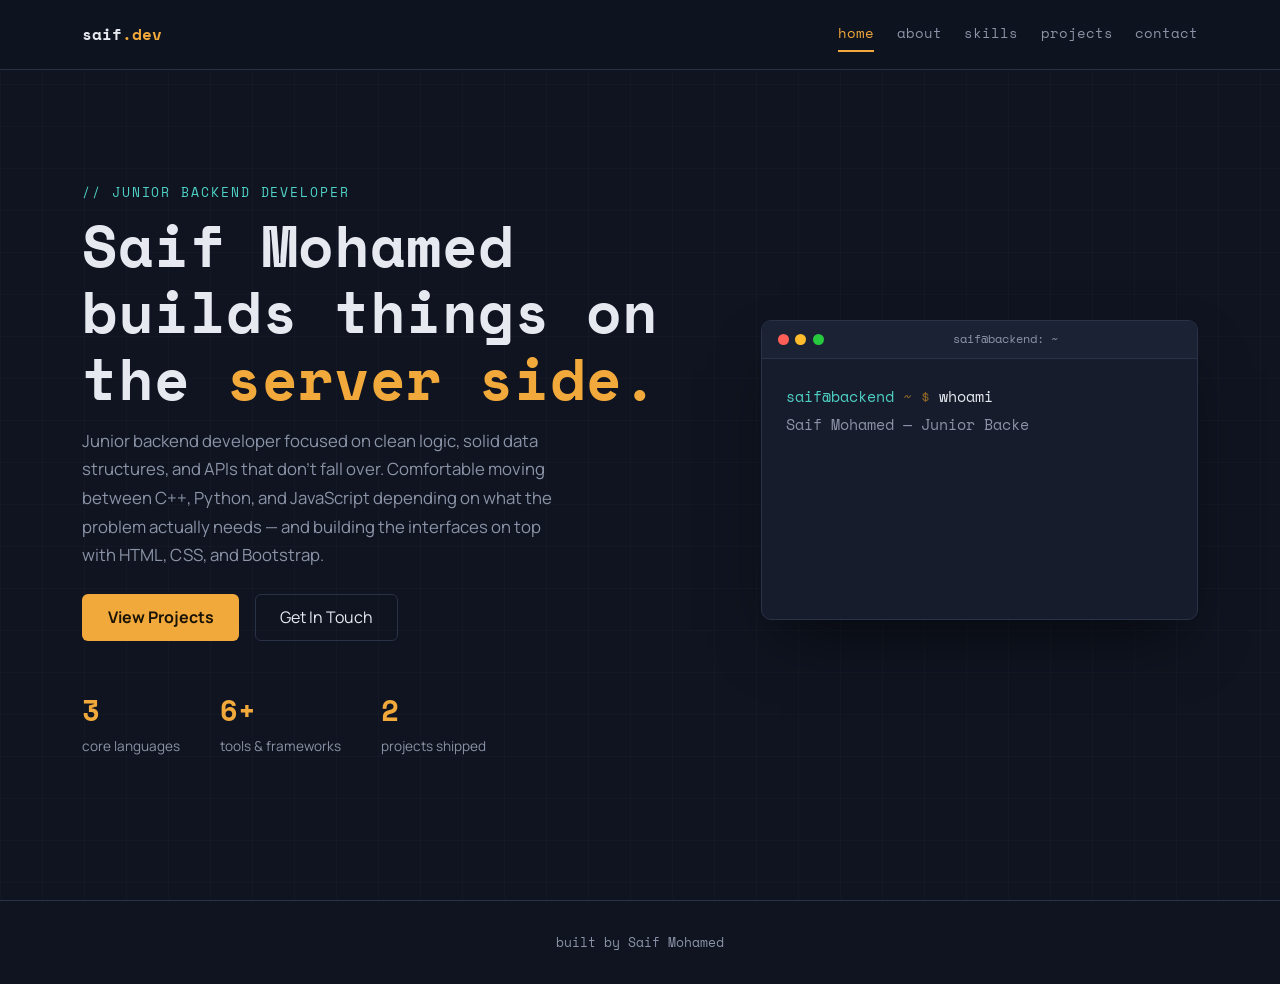
<file: index.html>
<!DOCTYPE html>
<html lang="en">
<head>
<meta charset="UTF-8">
<meta name="viewport" content="width=device-width, initial-scale=1.0">
<title>Saif Mohamed — Junior Backend Developer</title>

<link rel="preconnect" href="https://fonts.googleapis.com">
<link rel="preconnect" href="https://fonts.gstatic.com" crossorigin>
<link href="https://fonts.googleapis.com/css2?family=Space+Mono:wght@400;700&family=Manrope:wght@400;500;600;700;800&display=swap" rel="stylesheet">

<link href="https://cdn.jsdelivr.net/npm/bootstrap@5.3.3/dist/css/bootstrap.min.css" rel="stylesheet">
<link rel="stylesheet" href="style.css">
</head>

<body>

<div class="grid-bg"></div>

<!-- NAV -->
<nav class="navbar navbar-custom navbar-expand-md">
  <div class="container">

    <a class="brand" href="#home" data-page="home">
      saif<span>.dev</span>
    </a>

    <button class="nav-toggle d-md-none" id="navToggle" aria-label="menu">
      ☰
    </button>

    <div class="nav-links" id="navLinks">
      <a class="nav-link active" href="#home" data-page="home">home</a>
      <a class="nav-link" href="#about" data-page="about">about</a>
      <a class="nav-link" href="#skills" data-page="skills">skills</a>
      <a class="nav-link" href="#projects" data-page="projects">projects</a>
      <a class="nav-link" href="#contact" data-page="contact">contact</a>
    </div>

  </div>
</nav>


<!-- HOME PAGE -->
<section class="page hero" id="home">
  <div class="container">

    <div class="row align-items-center g-5">

      <div class="col-lg-7">

        <div class="eyebrow">// junior backend developer</div>

        <h1>
          Saif Mohamed<br>
          builds things on the <span class="accent">server side.</span>
        </h1>

        <p class="lead-text">
          Junior backend developer focused on clean logic, solid data structures,
          and APIs that don't fall over. Comfortable moving between C++, Python,
          and JavaScript depending on what the problem actually needs — and
          building the interfaces on top with HTML, CSS, and Bootstrap.
        </p>

        <div class="d-flex gap-3 mt-4 flex-wrap">

          <a href="#projects" data-page="projects" class="btn-amber page-link">
            View Projects
          </a>

          <a href="#contact" data-page="contact" class="btn-outline-custom page-link">
            Get In Touch
          </a>

        </div>

        <div class="stat-row mt-5">

          <div class="stat">
            <b>3</b>
            <span>core languages</span>
          </div>

          <div class="stat">
            <b>6+</b>
            <span>tools & frameworks</span>
          </div>

          <div class="stat">
            <b>2</b>
            <span>projects shipped</span>
          </div>

        </div>

      </div>


      <div class="col-lg-5">

        <div class="terminal">

          <div class="terminal-head">
            <span class="dot red"></span>
            <span class="dot yellow"></span>
            <span class="dot green"></span>
            <span class="terminal-title">saif@backend: ~</span>
          </div>

          <div class="terminal-body" id="termBody"></div>

        </div>

      </div>

    </div>

  </div>
</section>


<!-- ABOUT PAGE -->
<section class="page" id="about">
  <div class="container">

    <div class="row g-5 align-items-start">

      <div class="col-lg-4 text-center text-lg-start">

        <div class="avatar-wrap mx-auto mx-lg-0">
          <img src="image.png" alt="Saif Mohamed" class="avatar-img" id="avatarImg">
        </div>

        <div class="info-list mt-4">

          <div class="info-row">
            <span class="info-label">Name</span>
            <span class="info-val">Saif Mohamed</span>
          </div>

          <div class="info-row">
            <span class="info-label">Role</span>
            <span class="info-val">Junior Backend Developer</span>
          </div>

          <div class="info-row">
            <span class="info-label">Based in</span>
            <span class="info-val">Egypt</span>
          </div>

          <div class="info-row">
            <span class="info-label">Status</span>
            <span class="info-val status-open">Open to work</span>
          </div>

        </div>

      </div>


      <div class="col-lg-8">

        <div class="section-label">about</div>

        <h2 class="section-title">
          Still early, already building.
        </h2>

        <p class="about-text">
          I'm Saif — a junior backend developer who enjoys the part of software
          most people never see, the logic underneath the interface. I like
          reasoning through algorithms and memory management in C++, moving fast
          in Python for scripts and prototypes, and using JavaScript to connect
          the backend to something people can actually click on. On the front end
          I keep things simple and structured with HTML, CSS, and Bootstrap.
        </p>

        <p class="about-text">
          I'm not chasing a single framework — I'm building a foundation.
          Right now that means writing backend code that's readable, testable,
          and doesn't do anything clever just to look clever, while getting
          comfortable with the tools every backend engineer ends up using:
          version control, databases, and real APIs.
        </p>


        <div class="section-label mt-5">
          education
        </div>

        <div class="timeline">

          <div class="timeline-item">

            <div class="timeline-dot"></div>

            <div class="timeline-content">

              <div class="timeline-title">
                Computer Science / Related Degree
              </div>

              <div class="timeline-sub">
                University Name — replace with yours
              </div>

              <div class="timeline-desc">
                Coursework in data structures, algorithms, OOP (C++), and databases.
              </div>

            </div>

          </div>

        </div>


        <div class="section-label mt-5">
          experience
        </div>

        <div class="timeline">

          <div class="timeline-item">

            <div class="timeline-dot"></div>

            <div class="timeline-content">

              <div class="timeline-title">
                Self-Taught Backend Developer
              </div>

              <div class="timeline-sub">
                Learning every day — looking for my first role
              </div>

              <div class="timeline-desc">
              I study backend development
      daily — data structures, algorithms, OOP, databases, and REST
      APIs — and put it into practice by building projects, while
      aiming for clean, readable, testable code.
              </div>

            </div>

          </div>


          <div class="timeline-item">

            <div class="timeline-dot"></div>

            <div class="timeline-content">

              <div class="timeline-title">
                Self-Directed Projects
              </div>

              <div class="timeline-sub">
                2025 — Present
              </div>

              <div class="timeline-desc">
                Built small backend and full-stack projects in C++, Python,
                and JavaScript to practice real-world problem solving.
              </div>

            </div>

          </div>

        </div>

      </div>

    </div>

  </div>
</section>


<!-- SKILLS PAGE -->
<section class="page" id="skills">
  <div class="container">

    <div class="section-label">
      skills
    </div>

    <h2 class="section-title">
      What I work with.
    </h2>

    <p class="about-text mb-5">
The languages, web technologies, and tools I use to build my projects. Tap a category to explore.
    </p>



<div class="skill-groups">
 
  <div class="skill-group">
    <button class="skill-toggle" aria-expanded="false">
      <span class="arrow">▶</span> Core Languages
    </button>
    <div class="skill-cards">
      <div class="skill-card"><svg viewBox="0 0 64 64" width="56" height="56" aria-hidden="true"><polygon points="32,4 56,18 56,46 32,60 8,46 8,18" fill="#00599C"/><path d="M29.1 25.1A9 9 0 1 0 29.1 38.9" fill="none" stroke="#fff" stroke-width="4.5"/><path d="M38 28v8M34 32h8M48 28v8M44 32h8" stroke="#fff" stroke-width="2.4"/></svg><span>C++</span></div>
      <div class="skill-card"><svg viewBox="0 0 64 64" width="56" height="56" aria-hidden="true"><path d="M31 6c-10 0-9 4-9 4v5h10v2H18s-8-1-8 10 7 10 7 10h4v-5s0-7 7-7h10s7 0 7-7V13s1-7-15-7z" fill="#3776AB"/><path d="M33 58c10 0 9-4 9-4v-5H32v-2h14s8 1 8-10-7-10-7-10h-4v5s0 7-7 7H24s-7 0-7 7v9s-1 7 16 7z" fill="#FFD43B"/><circle cx="26" cy="11" r="2" fill="#fff"/><circle cx="38" cy="53" r="2" fill="#fff"/></svg><span>Python</span></div>
      <div class="skill-card"><svg viewBox="0 0 64 64" width="56" height="56" aria-hidden="true"><rect x="6" y="6" width="52" height="52" rx="4" fill="#F7DF1E"/><text x="53" y="52" text-anchor="end" font-family="Arial,sans-serif" font-weight="700" font-size="26" fill="#000">JS</text></svg><span>JavaScript</span></div>
      <div class="skill-card"><svg viewBox="0 0 64 64" width="56" height="56" aria-hidden="true"><path d="M32 4C14.33 4 0 9.37 0 16v32c0 6.63 14.33 12 32 12s32-5.37 32-12V16c0-6.63-14.33-12-32-12zm0 6c14.36 0 26 3.58 26 8s-11.64 8-26 8-26-3.58-26-8 11.64-8 26-8zm26 14v8c0 4.42-11.64 8-26 8S6 36.42 6 32v-8c4.68 3.32 14.52 5 26 5s21.32-1.68 26-5zm0 16v8c0 4.42-11.64 8-26 8S6 52.42 6 48v-8c4.68 3.32 14.52 5 26 5s21.32-1.68 26-5z" fill="#3CC4B0"/></svg><span>Database</span></div>
      <div class="skill-card"><svg viewBox="0 0 64 64" width="56" height="56" aria-hidden="true"><path d="M32 2C15.43 2 2 15.43 2 32s13.43 30 30 30 30-13.43 30-30S48.57 2 32 2zm-2 44.11V42a4 4 0 0 1 4-4h2a4 4 0 0 1 4 4v4.11a22.06 22.06 0 0 1-10 0zM32 12a10 10 0 0 1 10 10c0 4.14-2.52 7.7-6.14 9.17A4 4 0 0 0 33.5 35h-3a4 4 0 0 0-2.36-3.83A10 10 0 0 1 32 12z" fill="#E9A23B"/></svg><span>Problem Solving</span></div>
    </div>
  </div>
 
  <div class="skill-group">
    <button class="skill-toggle" aria-expanded="false">
      <span class="arrow">▶</span> Web Foundations
    </button>
    <div class="skill-cards">
      <div class="skill-card"><svg viewBox="0 0 64 64" width="56" height="56" aria-hidden="true"><path d="M8 6l4.5 50L32 62l19.5-6L56 6z" fill="#E44D26"/><path d="M32 56.5l15.8-4.4L51.5 11H32z" fill="#F16529"/><text x="32" y="44" text-anchor="middle" font-family="Arial,sans-serif" font-weight="700" font-size="30" fill="#fff">5</text></svg><span>HTML5</span></div>
      <div class="skill-card"><svg viewBox="0 0 64 64" width="56" height="56" aria-hidden="true"><path d="M8 6l4.5 50L32 62l19.5-6L56 6z" fill="#1572B6"/><path d="M32 56.5l15.8-4.4L51.5 11H32z" fill="#33A9DC"/><text x="32" y="44" text-anchor="middle" font-family="Arial,sans-serif" font-weight="700" font-size="30" fill="#fff">3</text></svg><span>CSS3</span></div>
      <div class="skill-card"><svg viewBox="0 0 64 64" width="56" height="56" aria-hidden="true"><rect x="4" y="4" width="56" height="56" rx="14" fill="#7952B3"/><text x="32" y="46" text-anchor="middle" font-family="Arial,sans-serif" font-weight="700" font-size="40" fill="#fff">B</text></svg><span>Bootstrap</span></div>
    </div>
  </div>
 
  <div class="skill-group">
    <button class="skill-toggle" aria-expanded="false">
      <span class="arrow">▶</span> Currently Learning
    </button>
    <div class="skill-cards">
      <div class="skill-card"><svg viewBox="0 0 64 64" width="56" height="56" aria-hidden="true"><path d="M12 14v36c0 4 9 7 20 7s20-3 20-7V14" fill="none" stroke="#00A3D9" stroke-width="4"/><ellipse cx="32" cy="14" rx="20" ry="7" fill="#00A3D9" fill-opacity=".25" stroke="#00A3D9" stroke-width="4"/><path d="M12 32c0 4 9 7 20 7s20-3 20-7" fill="none" stroke="#00A3D9" stroke-width="4"/></svg><span>SQL</span></div>
      <div class="skill-card"><svg viewBox="0 0 64 64" width="56" height="56" aria-hidden="true"><rect x="14" y="14" width="36" height="36" rx="5" transform="rotate(45 32 32)" fill="#F05032"/><circle cx="28" cy="22" r="4" fill="#fff"/><circle cx="28" cy="44" r="4" fill="#fff"/><circle cx="42" cy="34" r="4" fill="#fff"/><path d="M28 22v22M28 30c0 4 4 4 10 4" fill="none" stroke="#fff" stroke-width="3"/></svg><span>Git</span></div>
      <div class="skill-card"><svg viewBox="0 0 16 16" width="56" height="56" aria-hidden="true"><path fill="#fff" d="M8 0C3.58 0 0 3.58 0 8c0 3.54 2.29 6.53 5.47 7.59.4.07.55-.17.55-.38 0-.19-.01-.82-.01-1.49-2.01.37-2.53-.49-2.69-.94-.09-.23-.48-.94-.82-1.13-.28-.15-.68-.52-.01-.53.63-.01 1.08.58 1.23.82.72 1.21 1.87.87 2.33.66.07-.52.28-.87.51-1.07-1.78-.2-3.64-.89-3.64-3.95 0-.87.31-1.59.82-2.15-.08-.2-.36-1.02.08-2.12 0 0 .67-.21 2.2.82.64-.18 1.32-.27 2-.27.68 0 1.36.09 2 .27 1.53-1.04 2.2-.82 2.2-.82.44 1.1.16 1.92.08 2.12.51.56.82 1.27.82 2.15 0 3.07-1.87 3.75-3.65 3.95.29.25.54.73.54 1.48 0 1.07-.01 1.93-.01 2.2 0 .21.15.46.55.38A8.013 8.013 0 0016 8c0-4.42-3.58-8-8-8z"/></svg><span>GitHub</span></div>
    </div>
  </div>
 
</div>
 
 
<!-- ============================================================
  2) الـ CSS (حطه في style.css أو جوه <style>)
============================================================ -->
<style>
  .skill-groups {
    display: flex;
    flex-direction: column;
    gap: 1rem;
    margin-top: 2.5rem;
  }
 
  /* زرار العنوان اللي بتدوس عليه */
  .skill-toggle {
    display: flex;
    align-items: center;
    gap: 0.7rem;
    width: 100%;
    padding: 0.9rem 1.1rem;
    background: #151a2e;
    border: 1px solid #232a45;
    border-radius: 12px;
    color: #3cc4b0;
    font: inherit;
    font-size: 1rem;
    font-weight: 600;
    text-align: left;
    cursor: pointer;
    transition: border-color 0.2s ease;
  }
  .skill-toggle:hover,
  .skill-toggle:focus-visible { border-color: #e9a23b; outline: none; }
 
  .skill-toggle .arrow {
    font-size: 0.8rem;
    transition: transform 0.25s ease;
  }
  .skill-toggle[aria-expanded="true"] .arrow { transform: rotate(90deg); }
 
  /* الكروت: مقفولة افتراضيًا */
  .skill-cards {
    display: none;
    flex-wrap: wrap;
    gap: 1.25rem;
    padding: 1.25rem 0.25rem 0.5rem;
  }
  .skill-group.open .skill-cards { display: flex; }
 
  .skill-card {
    width: 150px;
    padding: 1.4rem 1rem 1.1rem;
    display: flex;
    flex-direction: column;
    align-items: center;
    gap: 0.9rem;
    background: #151a2e;
    border: 1px solid #232a45;
    border-radius: 14px;
    color: #e6e9f5;
    transition: transform 0.2s ease, border-color 0.2s ease, box-shadow 0.2s ease;
  }
  .skill-card svg { width: 56px; height: 56px; flex-shrink: 0; }
  .skill-card span { font-size: 0.95rem; font-weight: 600; }
 
  .skill-card:hover {
    transform: translateY(-6px);
    border-color: #e9a23b;
    box-shadow: 0 8px 24px rgba(233, 162, 59, 0.18);
  }
 
  @media (max-width: 520px) {
    .skill-card { width: calc(50% - 0.65rem); }
  }
</style>
 
 
<!-- ============================================================
  3) الـ JavaScript (حطه قبل </body> أو في script.js)
============================================================ -->
<script>
  document.querySelectorAll('.skill-toggle').forEach(function (btn) {
    btn.addEventListener('click', function () {
      var group = btn.closest('.skill-group');
      var isOpen = group.classList.toggle('open');
      btn.setAttribute('aria-expanded', isOpen);
    });
  });
</script>

  

  </div>
</section>


<!-- PROJECTS PAGE -->
<section class="page" id="projects">
  <div class="container">

    <div class="section-label">
      projects
    </div>

    <h2 class="section-title">
      Selected work.
    </h2>

    <p class="about-text mb-5">
      A selection of backend projects built with Node.js, Express,
      and REST APIs.
    </p>


    <div class="row g-4">


      <!-- TODO API -->
      <div class="col-md-6">

        <div class="project-card">

          <div class="project-num">
            01
          </div>

          <h3>
            Todo API
          </h3>

          <p>
            A REST API for managing tasks with Node.js and Express.
            It supports creating, viewing, updating, completing,
            and deleting tasks.
          </p>

          <div class="tag-row">

            <span class="tag">
              Node.js
            </span>

            <span class="tag">
              Express.js
            </span>

            <span class="tag">
              REST API
            </span>

            <span class="tag">
              JSON
            </span>

          </div>

          <div class="mt-3">

            <a
              href="https://github.com/bvdwsuxci-sketch/Todo-API"
              target="_blank"
              class="tag"
            >
              View on GitHub →
            </a>

          </div>

        </div>

      </div>


      <!-- NEIGHBORHOOD STORE -->
      <div class="col-md-6">

        <div class="project-card">

          <div class="project-num">
            02
          </div>

          <h3>
            Neighborhood Store
          </h3>

          <p>
            A small store management system for products and customer
            orders. It includes product management, stock checking,
            order creation, and order status management.
          </p>

          <div class="tag-row">

            <span class="tag">
              Node.js
            </span>

            <span class="tag">
              Express.js
            </span>

            <span class="tag">
              REST API
            </span>

            <span class="tag">
              JSON
            </span>

          </div>

          <div class="mt-3">

            <a
              href="https://github.com/bvdwsuxci-sketch/Neighborhood-Store"
              target="_blank"
              class="tag"
            >
              View on GitHub →
            </a>

          </div>

        </div>

      </div>


    </div>

  </div>
</section>


<!-- CONTACT PAGE -->
<section class="page" id="contact">

  <div class="container">

    <div class="contact-box">

      <div
        class="section-label"
        style="justify-content:center;"
      >
        contact
      </div>

      <h2
        class="section-title"
        style="margin-bottom:0.5rem;"
      >
        Let's talk backend.
      </h2>

      <p
        class="about-text mx-auto"
        style="text-align:center;"
      >
        Open to junior backend roles and internships.
        Reach out below.
      </p>


      <div class="contact-links">

        <a
          href="mailto:bvdwsuxci@gmail.com"
          target="_blank"
        >
          email
        </a>

        <a
          href="https://github.com/bvdwsuxci-sketch"
          target="_blank"
        >
          github
        </a>

        <a
          href="https://www.linkedin.com/in/saif-mohamed-101193416/"
          target="_blank"
        >
          linkedin
        </a>

      </div>

    </div>

  </div>

</section>


<footer>
  built by Saif Mohamed
</footer>


<script src="https://cdn.jsdelivr.net/npm/bootstrap@5.3.3/dist/js/bootstrap.bundle.min.js"></script>
<script src="script.js"></script>

</body>
</html>
</file>
<file: style.css>
:root{
  --bg:#0F1420;
  --bg-panel:#161C2C;
  --bg-panel-2:#1B2233;
  --amber:#F2A93B;
  --amber-dim:#8A6427;
  --teal:#4FD1C5;
  --text:#E7E9F0;
  --text-dim:#8B93A7;
  --line:#2A3247;
  --mono:'Space Mono', monospace;
  --sans:'Manrope', sans-serif;
}
*{box-sizing:border-box;}
html{scroll-behavior:smooth;}
body{
  background:var(--bg);
  color:var(--text);
  font-family:var(--sans);
  margin:0;
  overflow-x:hidden;
}
::selection{background:var(--amber);color:#0F1420;}

/* subtle grid texture */
.grid-bg{
  position:fixed;inset:0;
  background-image:
    linear-gradient(rgba(255,255,255,0.02) 1px, transparent 1px),
    linear-gradient(90deg, rgba(255,255,255,0.02) 1px, transparent 1px);
  background-size:42px 42px;
  pointer-events:none;
  z-index:0;
}

a{color:var(--amber);text-decoration:none;}

/* NAV */
.navbar-custom{
  position:fixed;top:0;left:0;right:0;
  z-index:50;
  background:rgba(15,20,32,0.9);
  backdrop-filter:blur(10px);
  border-bottom:1px solid var(--line);
}
.navbar-custom .container{
  display:flex;
  align-items:center;
  justify-content:space-between;
  padding-top:0.9rem;
  padding-bottom:0.9rem;
}
.navbar-custom .brand{
  font-family:var(--mono);
  font-weight:700;
  color:var(--text);
  font-size:1rem;
}
.navbar-custom .brand span{color:var(--amber);}
.nav-links{
  display:flex;
  align-items:center;
}
.navbar-custom .nav-link{
  color:var(--text-dim)!important;
  font-family:var(--mono);
  font-size:0.85rem;
  margin-left:1.4rem;
  transition:color .2s;
  position:relative;
  padding-bottom:2px;
}
.navbar-custom .nav-link:hover{color:var(--text)!important;}
.navbar-custom .nav-link.active{color:var(--amber)!important;}
.navbar-custom .nav-link.active::after{
  content:"";
  position:absolute;
  left:0;bottom:-6px;
  width:100%;height:2px;
  background:var(--amber);
}
.nav-toggle{
  background:none;
  border:1px solid var(--line);
  color:var(--text);
  border-radius:6px;
  font-size:1.1rem;
  padding:0.25rem 0.6rem;
}

@media (max-width:767px){
  .nav-links{
    position:fixed;
    top:56px;left:0;right:0;
    flex-direction:column;
    align-items:flex-start;
    background:var(--bg-panel);
    border-bottom:1px solid var(--line);
    padding:1rem 1.5rem;
    display:none;
    gap:0.9rem;
  }
  .nav-links.open{display:flex;}
  .navbar-custom .nav-link{margin-left:0;}
}

/* PAGES */
.page{
  display:none;
  position:relative;
  z-index:1;
  padding-top:120px;
  padding-bottom:5rem;
  min-height:100vh;
  animation:fadeIn .4s ease;
}
.page.active{display:block;}
.page.hero.active{display:flex;align-items:center;}
@keyframes fadeIn{
  from{opacity:0;transform:translateY(8px);}
  to{opacity:1;transform:translateY(0);}
}

.eyebrow{
  font-family:var(--mono);
  color:var(--teal);
  font-size:0.8rem;
  letter-spacing:0.15em;
  text-transform:uppercase;
}
.hero h1{
  font-family:var(--mono);
  font-weight:700;
  font-size:clamp(2.2rem, 5vw, 3.6rem);
  line-height:1.15;
  margin:0.6rem 0 1rem;
}
.hero h1 .accent{color:var(--amber);}
.hero p.lead-text{
  color:var(--text-dim);
  font-size:1.05rem;
  max-width:480px;
  line-height:1.7;
}
.btn-amber{
  background:var(--amber);
  border:none;
  color:#191307;
  font-weight:700;
  padding:0.7rem 1.6rem;
  border-radius:6px;
  font-family:var(--sans);
  transition:transform .15s, box-shadow .15s;
  display:inline-block;
}
.btn-amber:hover{
  transform:translateY(-2px);
  box-shadow:0 8px 20px rgba(242,169,59,0.25);
  color:#191307;
}
.btn-outline-custom{
  border:1px solid var(--line);
  color:var(--text);
  padding:0.68rem 1.5rem;
  border-radius:6px;
  font-family:var(--sans);
  transition:border-color .2s, color .2s;
  display:inline-block;
}
.btn-outline-custom:hover{
  border-color:var(--amber);
  color:var(--amber);
}

/* terminal window - signature element */
.terminal{
  background:var(--bg-panel);
  border:1px solid var(--line);
  border-radius:10px;
  overflow:hidden;
  box-shadow:0 30px 60px -20px rgba(0,0,0,0.6);
}
.terminal-head{
  background:var(--bg-panel-2);
  padding:0.6rem 1rem;
  display:flex;
  align-items:center;
  gap:0.4rem;
  border-bottom:1px solid var(--line);
}
.dot{width:11px;height:11px;border-radius:50%;}
.dot.red{background:#FF5F56;}
.dot.yellow{background:#FFBD2E;}
.dot.green{background:#27C93F;}
.terminal-title{
  margin-left:auto;margin-right:auto;
  font-family:var(--mono);
  font-size:0.75rem;
  color:var(--text-dim);
}
.terminal-body{
  padding:1.5rem;
  font-family:var(--mono);
  font-size:0.92rem;
  line-height:1.9;
  min-height:260px;
}
.prompt{color:var(--teal);}
.path{color:var(--amber-dim);}
.cmd-out{color:var(--text-dim);}
.cursor{
  display:inline-block;
  width:8px;height:1.1em;
  background:var(--amber);
  vertical-align:text-bottom;
  animation:blink 1s step-end infinite;
  margin-left:2px;
}
@keyframes blink{50%{opacity:0;}}
.type-line{white-space:pre;}

/* PHOTO */
.avatar-wrap{
  width:100%;
  aspect-ratio:1/1;
  max-width:300px;
  border-radius:14px;
  border:1px solid var(--line);
  background:linear-gradient(155deg, var(--bg-panel) 0%, var(--bg-panel-2) 100%);
  display:flex;
  align-items:center;
  justify-content:center;
  position:relative;
  overflow:hidden;
}
.avatar-wrap::before{
  content:"";
  position:absolute;
  width:200%;height:200%;
  background:radial-gradient(circle, rgba(242,169,59,0.12) 0%, transparent 60%);
  animation:pulse 6s ease-in-out infinite;
}
@keyframes pulse{
  0%,100%{transform:scale(1);}
  50%{transform:scale(1.15);}
}
.avatar-img{
  width:100%;height:100%;
  object-fit:cover;
  position:relative;
  z-index:1;
}
.avatar-placeholder{
  font-family:var(--mono);
  font-size:4rem;
  font-weight:700;
  color:var(--amber);
  z-index:1;
}
.avatar-tag{
  position:absolute;
  bottom:14px;
  font-family:var(--mono);
  font-size:0.7rem;
  color:var(--text-dim);
  z-index:1;
}

/* info list under avatar */
.info-list{
  border:1px solid var(--line);
  border-radius:10px;
  overflow:hidden;
  max-width:300px;
}
.info-row{
  display:flex;
  justify-content:space-between;
  padding:0.7rem 1rem;
  border-bottom:1px solid var(--line);
  font-size:0.85rem;
}
.info-row:last-child{border-bottom:none;}
.info-label{
  color:var(--text-dim);
  font-family:var(--mono);
}
.info-val{color:var(--text);font-weight:600;}
.status-open{color:var(--teal)!important;}

section.page > .container{position:relative;}
.section-label{
  font-family:var(--mono);
  color:var(--teal);
  font-size:0.8rem;
  letter-spacing:0.15em;
  text-transform:uppercase;
  margin-bottom:0.5rem;
}
.section-title{
  font-family:var(--mono);
  font-weight:700;
  font-size:clamp(1.6rem,3vw,2.2rem);
  margin-bottom:2rem;
}

/* ABOUT */
.about-text{
  color:var(--text-dim);
  font-size:1.02rem;
  line-height:1.9;
  max-width:700px;
}
.stat-row{
  display:flex;
  gap:2.5rem;
  flex-wrap:wrap;
}
.stat b{
  display:block;
  font-family:var(--mono);
  font-size:1.8rem;
  color:var(--amber);
}
.stat span{
  color:var(--text-dim);
  font-size:0.85rem;
}

/* TIMELINE */
.timeline{
  border-left:2px solid var(--line);
  margin-left:6px;
  padding-left:1.6rem;
}
.timeline-item{
  position:relative;
  margin-bottom:1.6rem;
}
.timeline-item:last-child{margin-bottom:0;}
.timeline-dot{
  position:absolute;
  left:-1.85rem;
  top:5px;
  width:10px;height:10px;
  border-radius:50%;
  background:var(--amber);
  box-shadow:0 0 0 4px rgba(242,169,59,0.15);
}
.timeline-title{
  font-family:var(--mono);
  font-weight:700;
  font-size:1rem;
  color:var(--text);
}
.timeline-sub{
  font-family:var(--mono);
  font-size:0.78rem;
  color:var(--teal);
  margin:0.2rem 0 0.4rem;
}
.timeline-desc{
  color:var(--text-dim);
  font-size:0.92rem;
  line-height:1.7;
  max-width:600px;
}

/* SKILLS */
.skill-card{
  background:var(--bg-panel);
  border:1px solid var(--line);
  border-radius:10px;
  padding:1.6rem;
  height:100%;
  transition:border-color .2s, transform .2s;
}
.skill-card:hover{
  border-color:var(--amber-dim);
  transform:translateY(-4px);
}
.skill-card .cat-label{
  font-family:var(--mono);
  color:var(--teal);
  font-size:0.75rem;
  text-transform:uppercase;
  letter-spacing:0.1em;
  margin-bottom:1.2rem;
}
.skill-bar-item{margin-bottom:1.1rem;}
.skill-bar-item:last-child{margin-bottom:0;}
.skill-bar-top{
  display:flex;
  justify-content:space-between;
  font-family:var(--mono);
  font-size:0.82rem;
  margin-bottom:0.4rem;
  color:var(--text);
}
.skill-bar-top span:last-child{color:var(--text-dim);}
.skill-bar-track{
  height:6px;
  background:var(--bg-panel-2);
  border-radius:3px;
  overflow:hidden;
}
.skill-bar-fill{
  height:100%;
  background:linear-gradient(90deg, var(--amber-dim), var(--amber));
  border-radius:3px;
  transition:width 1s ease;
}
.skill-pill{
  display:inline-flex;
  align-items:center;
  gap:0.5rem;
  background:var(--bg-panel-2);
  border:1px solid var(--line);
  border-radius:6px;
  padding:0.5rem 0.9rem;
  font-family:var(--mono);
  font-size:0.85rem;
}
.skill-pill .bar{
  width:6px;height:6px;
  border-radius:50%;
  background:var(--amber);
}

/* PROJECTS */
.project-card{
  background:var(--bg-panel);
  border:1px solid var(--line);
  border-radius:10px;
  padding:1.8rem;
  height:100%;
  display:flex;
  flex-direction:column;
  transition:border-color .2s, transform .2s;
}
.project-card:hover{border-color:var(--teal);transform:translateY(-4px);}
.project-card-more{
  border-style:dashed;
  justify-content:center;
  align-items:flex-start;
}
.project-num{
  font-family:var(--mono);
  color:var(--amber-dim);
  font-size:0.8rem;
  margin-bottom:0.8rem;
}
.project-card h3{
  font-family:var(--mono);
  font-size:1.1rem;
  margin-bottom:0.6rem;
}
.project-card p{
  color:var(--text-dim);
  font-size:0.9rem;
  line-height:1.7;
  flex-grow:1;
}
.tag-row{margin-top:1rem;}
.tag{
  display:inline-block;
  font-family:var(--mono);
  font-size:0.72rem;
  color:var(--teal);
  border:1px solid var(--line);
  border-radius:4px;
  padding:0.2rem 0.5rem;
  margin:0.15rem 0.3rem 0.15rem 0;
}

/* CONTACT */
.contact-box{
  background:var(--bg-panel);
  border:1px solid var(--line);
  border-radius:14px;
  padding:3rem;
  text-align:center;
}
.contact-links{
  display:flex;
  gap:1.5rem;
  justify-content:center;
  margin-top:1.8rem;
  flex-wrap:wrap;
}
.contact-links a{
  font-family:var(--mono);
  color:var(--text);
  border:1px solid var(--line);
  border-radius:8px;
  padding:0.7rem 1.4rem;
  transition:border-color .2s, color .2s;
}
.contact-links a:hover{border-color:var(--amber);color:var(--amber);}

footer{
  text-align:center;
  padding:2rem 0;
  color:var(--text-dim);
  font-family:var(--mono);
  font-size:0.8rem;
  border-top:1px solid var(--line);
  position:relative;z-index:1;
}

@media (max-width:768px){
  .stat-row{gap:1.5rem;}
  .page{padding-top:100px;}
}
</file>
